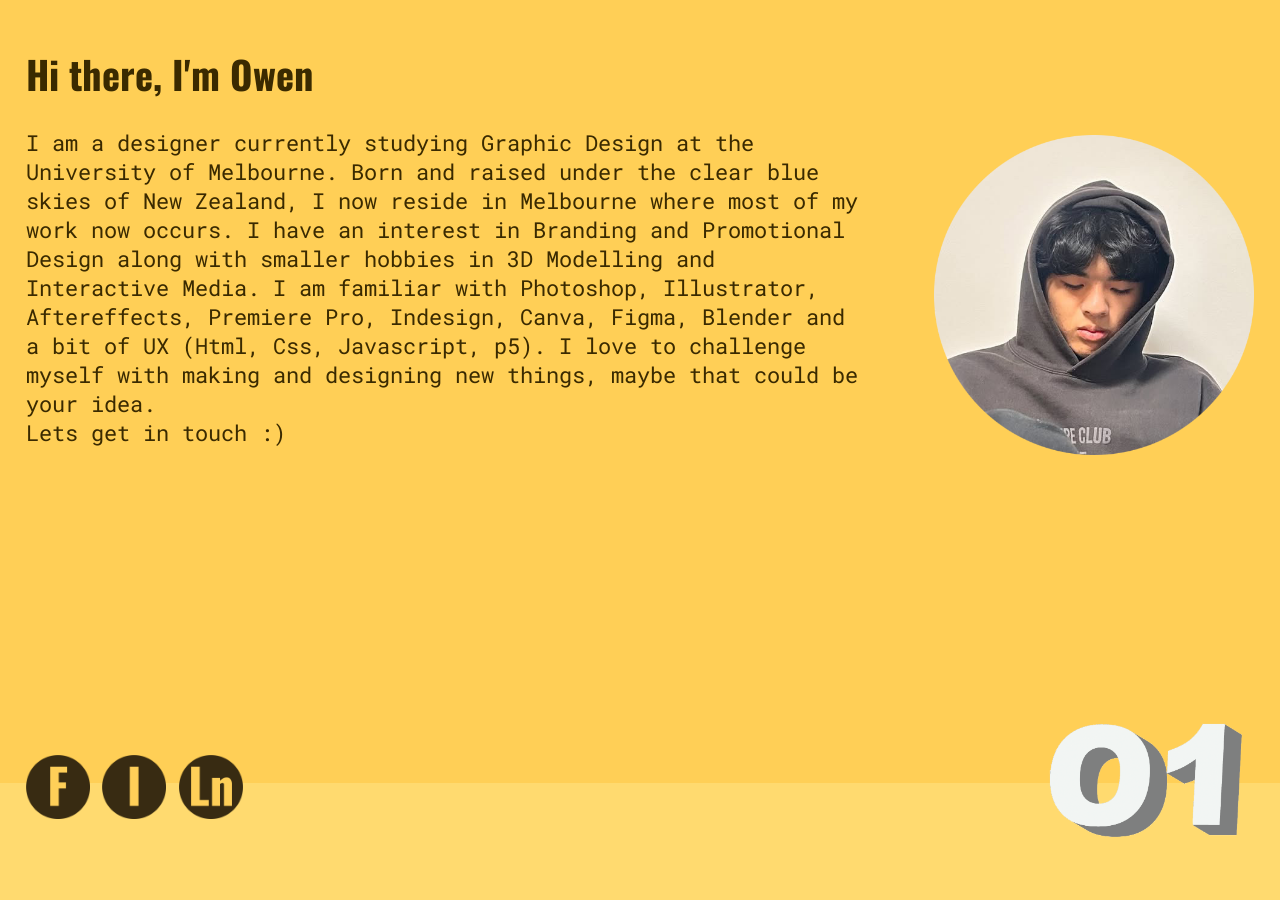
<file: about.html>
<!DOCTYPE html>
<html lang="en">
<head>
    <meta charset="UTF-8">
    <meta name="viewport" content="width=device-width, initial-scale=1.0">
    <title>About Me</title>
    <link rel="stylesheet" href="about.css">
    <link rel="preconnect" href="https://fonts.googleapis.com">
    <link rel="preconnect" href="https://fonts.gstatic.com" crossorigin>
    <link href="https://fonts.googleapis.com/css2?family=Oswald:wght@200..700&family=Roboto+Mono:ital,wght@0,100..700;1,100..700&display=swap" rel="stylesheet">
</head>
<body>
    <div id="text_container">
        <h1>Hi there, I'm Owen</h1>
        <p>I am a designer currently studying Graphic Design at the University of Melbourne. Born and raised under the clear blue skies of New Zealand, I now reside in Melbourne where most of my work now occurs. I have an interest in Branding and Promotional Design along with smaller hobbies in 3D Modelling and Interactive Media. I am familiar with Photoshop, Illustrator, Aftereffects, Premiere Pro, Indesign, Canva, Figma, Blender and a bit of UX (Html, Css, Javascript, p5). I love to challenge myself with making and designing new things, maybe that could be your idea.<br><a href="contact.html" id="contact">Lets get in touch :)</a></p>
    </div>
    <div id="image_container">
        <img id="avatar" src="library/pfp.png" alt="avatar icon">
    </div>
    <div id="bottom_container"></div>
    <a href="index.html"><img id="logo" src="library/logo.png" alt="logo icon"></a>
    <a href="https://www.facebook.com/owen.xu.1023/" target="_blank"><img id="facebook" src="library/sm-01.png" alt="facebook icon and link"></a>
    <a href="https://www.instagram.com/owendamowen/" target="_blank"><img id="instagram" src="library/sm-02.png" alt="instagram icon and link"></a>
    <a href="https://www.linkedin.com/in/owen-xu-029196227/" target="_blank"><img id="linkedin" src="library/sm-03.png" alt="linkedin icon and link"></a>
</body>
</html>
</file>
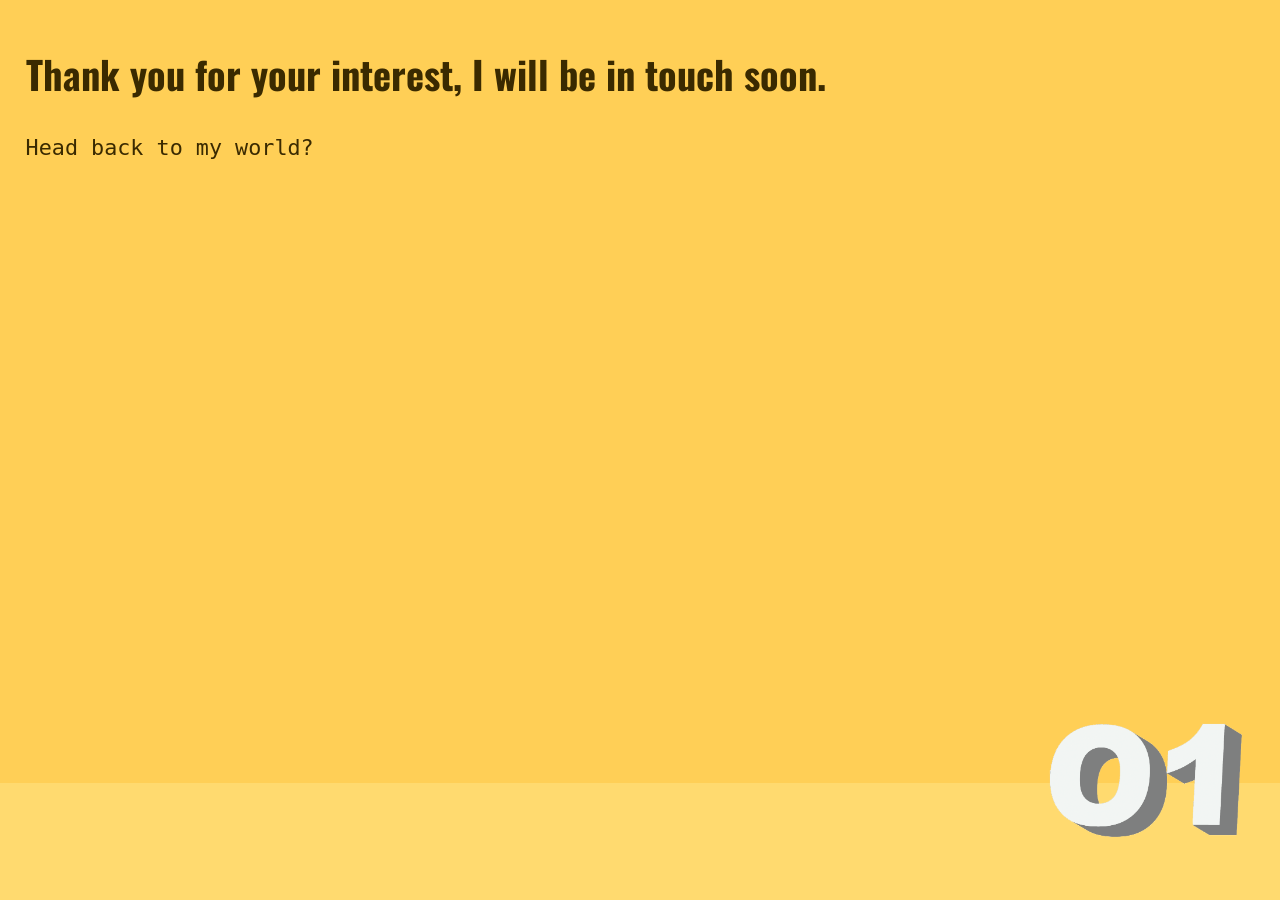
<file: confirm.html>
<!DOCTYPE html>
<html lang="en">
<head>
    <meta charset="UTF-8">
    <meta name="viewport" content="width=device-width, initial-scale=1.0">
    <title>Confirmation</title>
    <link rel="stylesheet" href="confirm.css">
    <link rel="preconnect" href="https://fonts.googleapis.com">
    <link rel="preconnect" href="https://fonts.gstatic.com" crossorigin>
    <link href="https://fonts.googleapis.com/css2?family=Oswald:wght@200..700&family=Roboto+Mono:ital,wght@0,100..700;1,100..700&display=swap" rel="stylesheet">
</head>
<body>
    <h1>Thank you for your interest, I will be in touch soon.</h1>

    <a href="index.html">Head back to my world?</a>
    <div id="bottom_container"></div>
    <a href="index.html"><img id="logo" src="library/logo.png" alt="logo icon"></a>
</body>
</html>
</file>
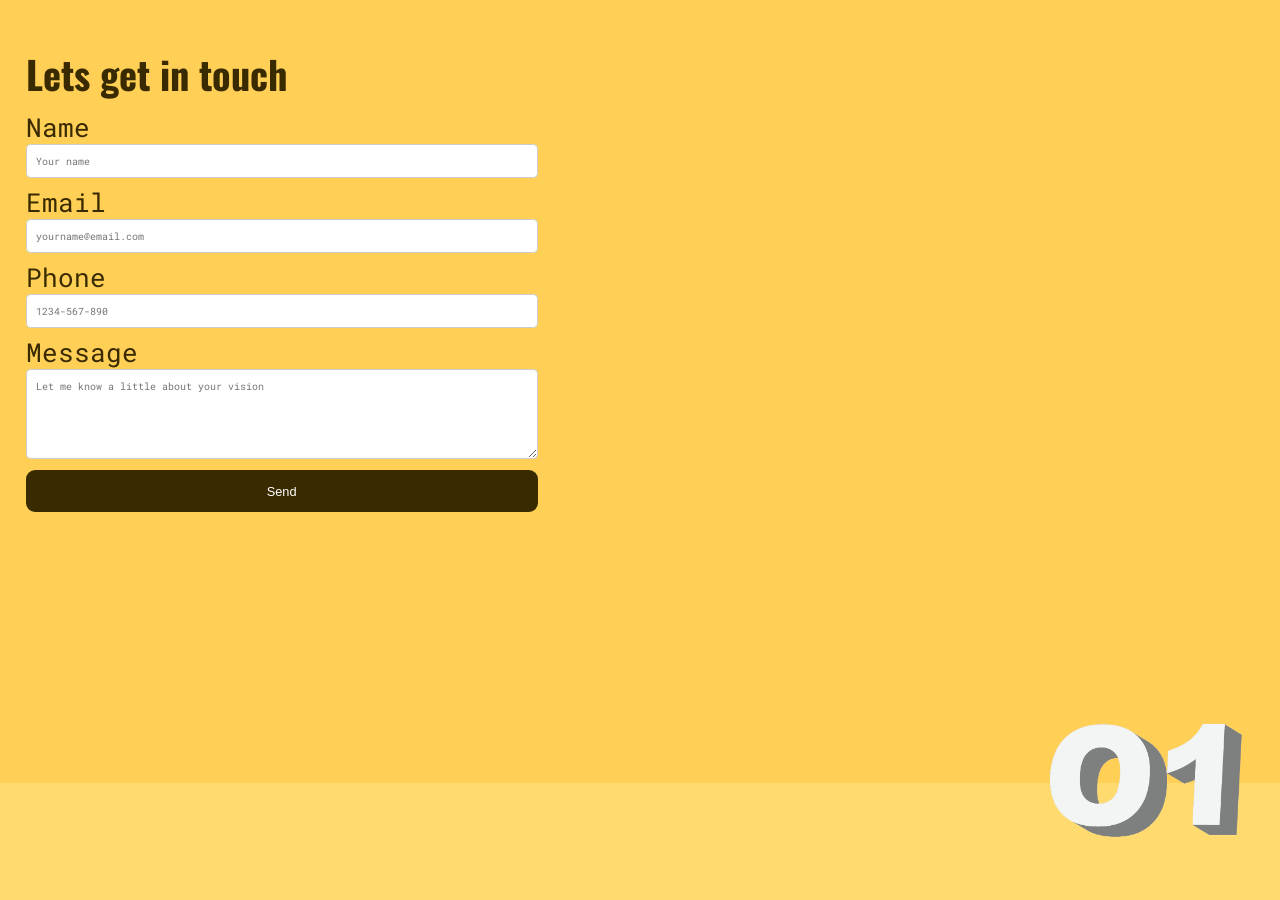
<file: contact.html>
<!DOCTYPE html>
<html lang="en">
<head>
    <meta charset="UTF-8">
    <meta name="viewport" content="width=device-width, initial-scale=1.0">
    <title>Contact</title>
    <link rel="stylesheet" href="contact.css">
    <link rel="preconnect" href="https://fonts.googleapis.com">
    <link rel="preconnect" href="https://fonts.gstatic.com" crossorigin>
    <link href="https://fonts.googleapis.com/css2?family=Oswald:wght@200..700&family=Roboto+Mono:ital,wght@0,100..700;1,100..700&display=swap" rel="stylesheet">
</head>
<body>
    <h1>Lets get in touch</h1>

    <form class="contact-form">
        <label for="name">Name</label>
        <input type="text" id="name" placeholder="Your name"><br>
        <label for="email">Email</label>
        <input type="email" id="email" placeholder="yourname@email.com"><br>
        <label for="phone">Phone</label>
        <input type="tel" id="phone" placeholder="1234-567-890"><br>
        <label for="message">Message</label>
        <textarea id="message" rows="5" placeholder="Let me know a little about your vision"></textarea><br>
        <button type="button" onclick="window.location.href='confirm.html'">Send</button>
    </form>



    <div id="bottom_container"></div>
    <a href="index.html"><img id="logo" src="library/logo.png" alt="logo icon"></a>
</body>
</html>
</file>
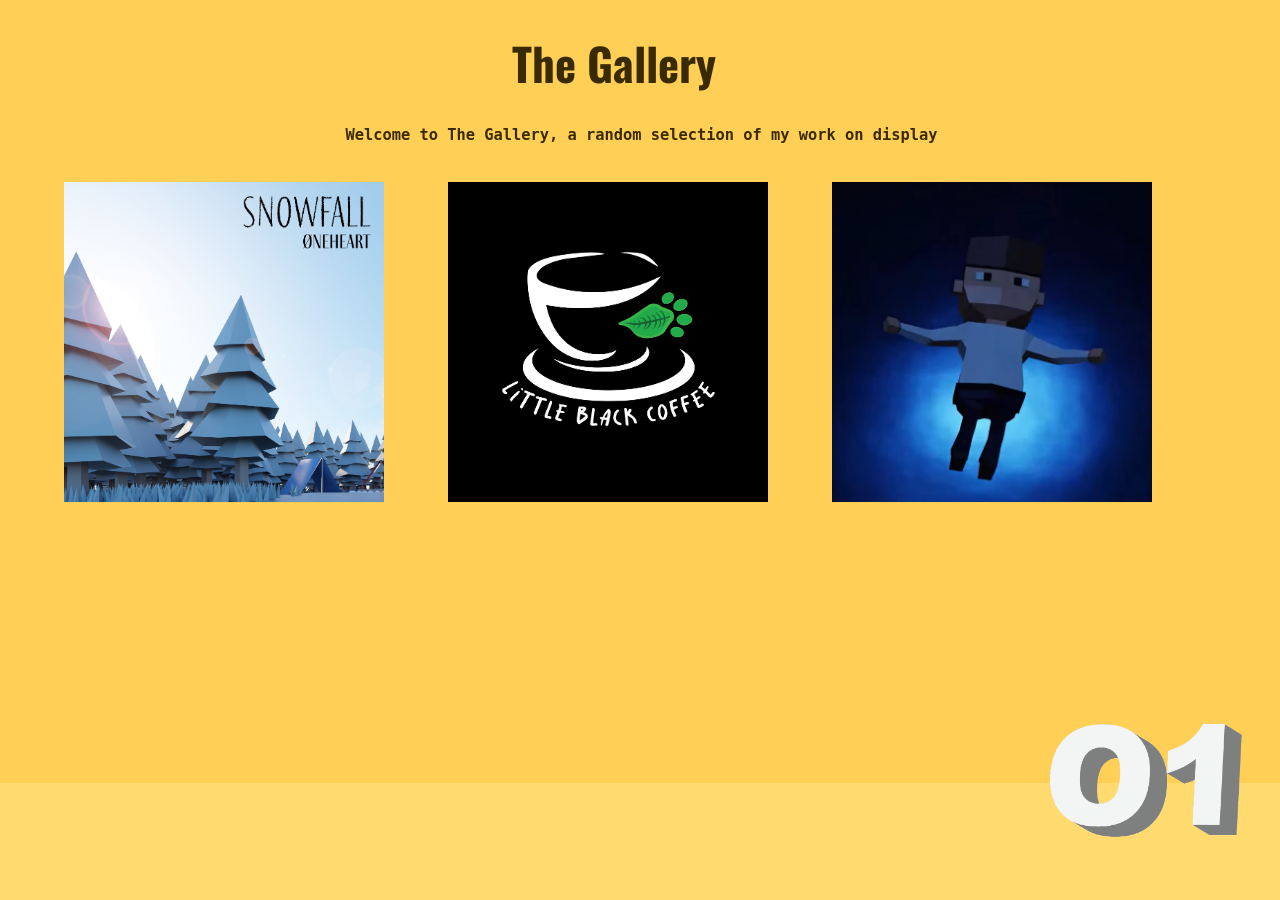
<file: gallery.html>
<!DOCTYPE html>
<html lang="en">
<head>
    <meta charset="UTF-8">
    <meta name="viewport" content="width=device-width, initial-scale=1.0">
    <title>Gallery</title>
    <link rel="stylesheet" href="gallery.css">
    <link rel="preconnect" href="https://fonts.googleapis.com">
    <link rel="preconnect" href="https://fonts.gstatic.com" crossorigin>
    <link href="https://fonts.googleapis.com/css2?family=Oswald:wght@200..700&family=Roboto+Mono:ital,wght@0,100..700;1,100..700&display=swap" rel="stylesheet">
</head>
<body>
    <h1>The Gallery</h1>
    <h2>Welcome to The Gallery, a random selection of my work on display</h2>
    
    <div id="gallery_grid">
        <div class="img_container">
            <a href="snowfall.html">
                <img src="projects/misc/snowfall/vinyl_front.jpg" alt="picture of my snowfall vinyl cover">
                <div class="caption">Snowfall Record Cover</div>
            </a>
        </div>

        <div class="img_container">
            <a href="lbc.html">
                <img src="projects/branding/lb/des_logo.png" alt="picture of my logo design for the little black coffee shop">
                <div class="caption">Little Black Coffee Logo Rebrand</div>
            </a>
        </div>

        <div class="img_container">
            <a href="isolation.html">
                <img src="projects/film/isolation/isolation.png" alt="still from my 3d film isolation">
                <div class="caption">Isolation Short Film</div>
            </a>
        </div>
    </div>

    <div id="bottom_container"></div>
    <a href="index.html"><img id="logo" src="library/logo.png" alt="logo icon"></a>
</body>
</html>
</file>
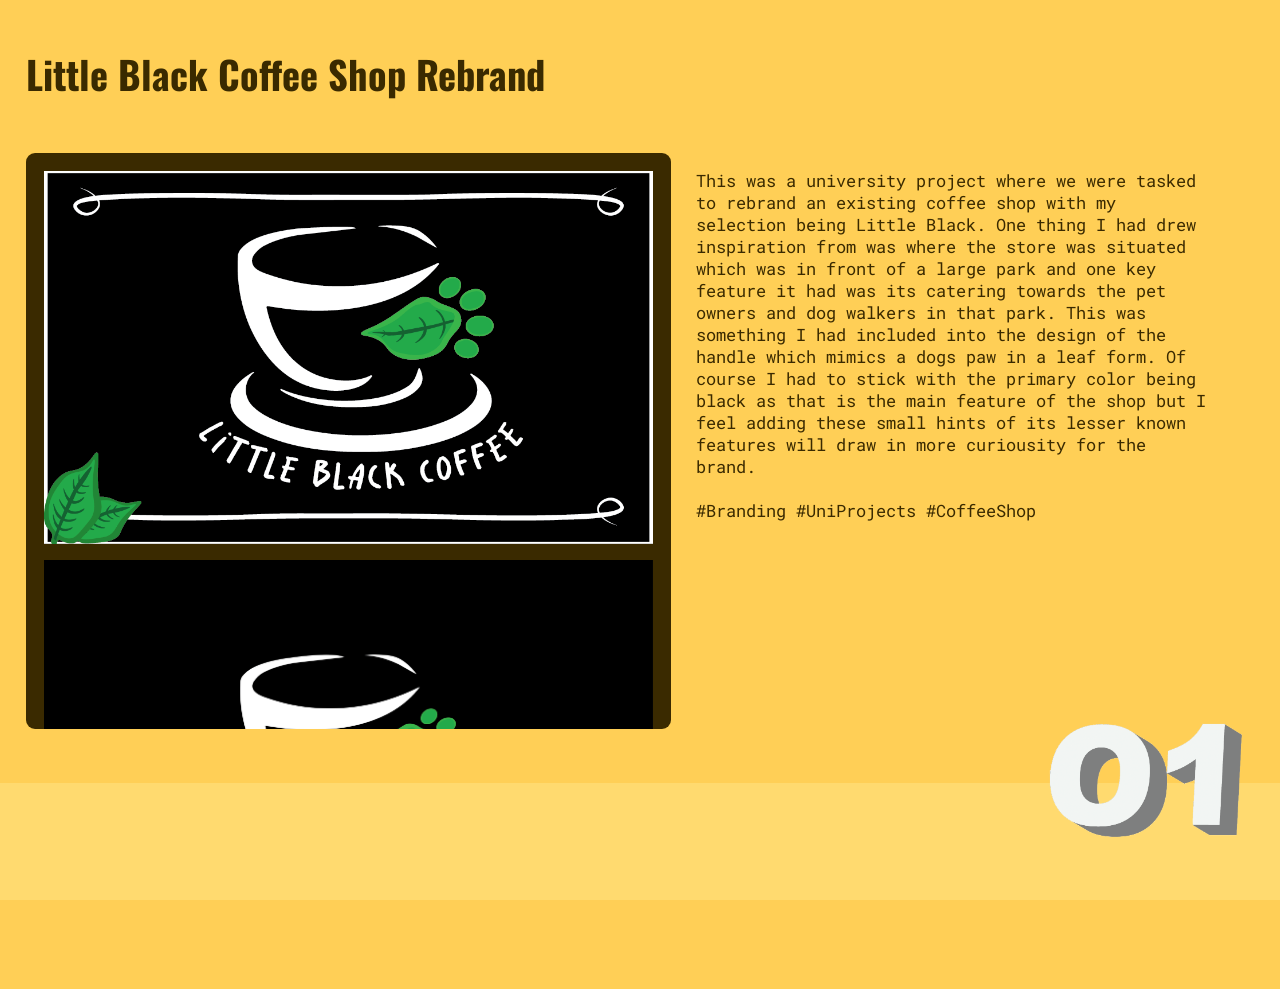
<file: lbc.html>
<!DOCTYPE html>
<html lang="en">
<head>
    <meta charset="UTF-8">
    <meta name="viewport" content="width=device-width, initial-scale=1.0">
    <title>Little Black Coffee</title>
    <link rel="stylesheet" href="lbc.css">
    <link rel="preconnect" href="https://fonts.googleapis.com">
    <link rel="preconnect" href="https://fonts.gstatic.com" crossorigin>
    <link href="https://fonts.googleapis.com/css2?family=Oswald:wght@200..700&family=Roboto+Mono:ital,wght@0,100..700;1,100..700&display=swap" rel="stylesheet">
    <script src="work.js" defer></script>
</head>
<body>
    <a href="work.html"><h1>Little Black Coffee Shop Rebrand</h1></a>
    <div class="project_container">

    <div class="img_gallery">
        <a href="projects/branding/lb/des_card.png" target="_blank">
            <img src="projects/branding/lb/des_card.png" alt="little black card design">
        </a>
        <a href="projects/branding/lb/des_logo.png" target="_blank">
            <img src="projects/branding/lb/des_logo.png" alt="little black logo design">
        </a>
        <a href="projects/branding/lb/des_menu.png" target="_blank">
            <img src="projects/branding/lb/des_menu.png" alt="little black menu design">
        </a>
        <a href="projects/branding/lb/loyalty_cardb.png" target="_blank">
            <img src="projects/branding/lb/loyalty_cardb.png" alt="little black loyalty card design back">
        </a>
        <a href="projects/branding/lb/loyalty_cardf.png" target="_blank">
            <img src="projects/branding/lb/loyalty_cardf.png" alt="little black loyalty card design front">
        </a>
        <a href="projects/branding/lb/mk_cup.png" target="_blank">
            <img src="projects/branding/lb/mk_cup.png" alt="cup mockup">
        </a>
        <a href="projects/branding/lb/mk_menu.png" target="_blank">
            <img src="projects/branding/lb/mk_menu.png" alt="menu mockup">
        </a>
        <a href="projects/branding/lb/mk_sign.png" target="_blank">
            <img src="projects/branding/lb/mk_sign.png" alt="signage mockup">
        </a>
        <a href="projects/branding/lb/mk_sign2.png" target="_blank">
            <img src="projects/branding/lb/mk_sign2.png" alt="signage mockup 2">
        </a>
        <a href="projects/branding/lb/mk_sign3.png" target="_blank">
            <img src="projects/branding/lb/mk_sign3.png" alt="signage mockup 3">
        </a>
    </div>

        <div class="description">
            <p>
                This was a university project where we were tasked to rebrand an existing coffee shop with my selection being Little Black. One thing I had drew inspiration from was where the store was situated which was in front of a large park and one key feature it had was its catering towards the pet owners and dog walkers in that park. This was something I had included into the design of the handle which mimics a dogs paw in a leaf form. Of course I had to stick with the primary color being black as that is the main feature of the shop but I feel adding these small hints of its lesser known features will draw in more curiousity for the brand. <br><br> #Branding #UniProjects #CoffeeShop
            </p>
        </div>
    </div>

    <div id="bottom_container"></div>
    <a href="index.html"><img id="logo" src="library/logo.png" alt="logo icon"></a>
</body>
</html>
</file>
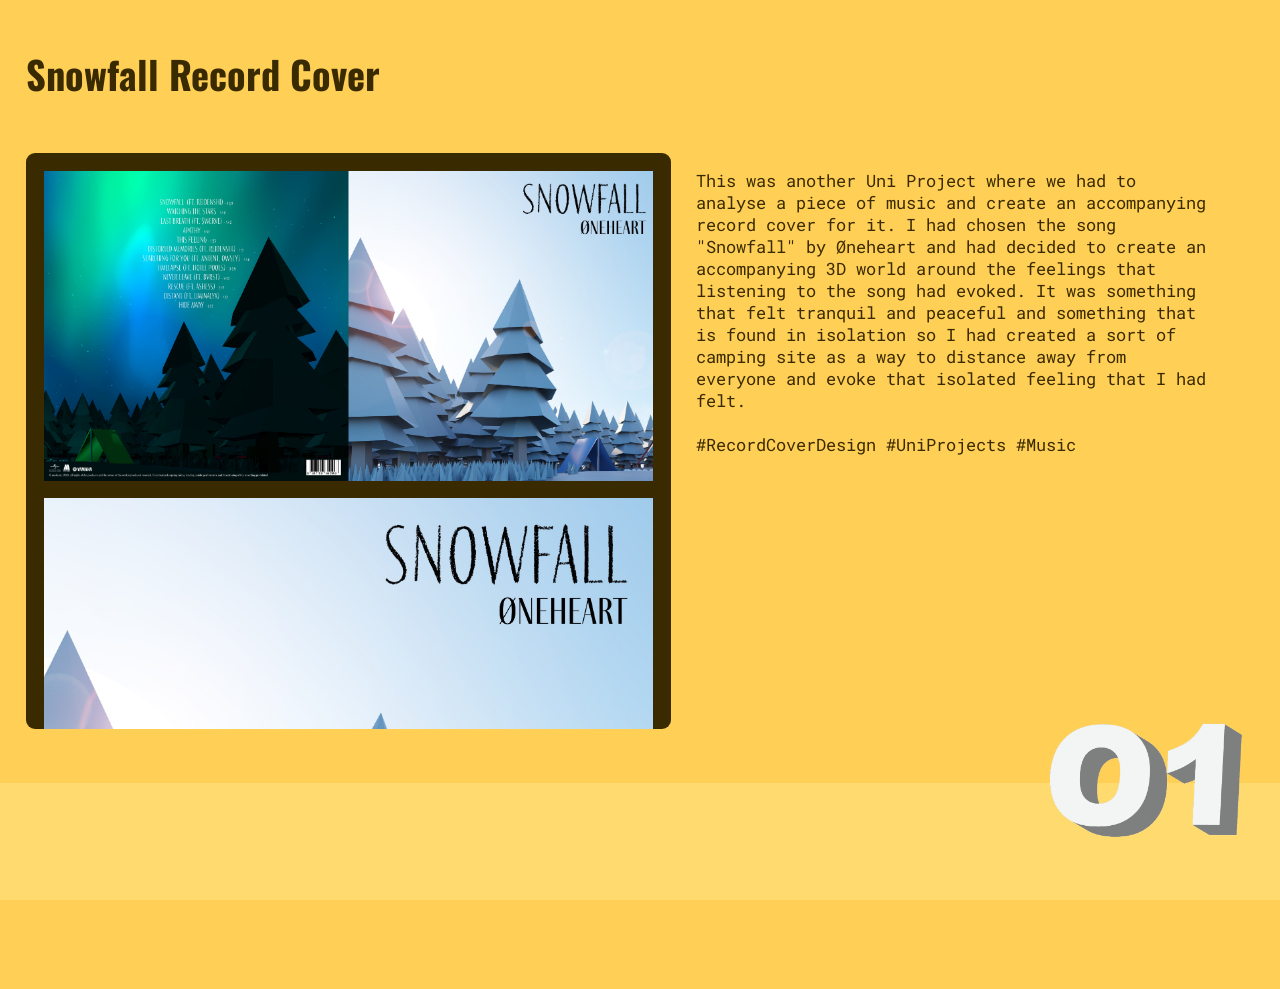
<file: snowfall.html>
<!DOCTYPE html>
<html lang="en">
<head>
    <meta charset="UTF-8">
    <meta name="viewport" content="width=device-width, initial-scale=1.0">
    <title>Snowfall</title>
    <link rel="stylesheet" href="lbc.css">
    <link rel="preconnect" href="https://fonts.googleapis.com">
    <link rel="preconnect" href="https://fonts.gstatic.com" crossorigin>
    <link href="https://fonts.googleapis.com/css2?family=Oswald:wght@200..700&family=Roboto+Mono:ital,wght@0,100..700;1,100..700&display=swap" rel="stylesheet">
    <script src="work.js" defer></script>
</head>
<body>
    <a href="work.html"><h1>Snowfall Record Cover</h1></a>
    <div class="project_container">

    <div class="img_gallery">
        <a href="projects/misc/snowfall/vinyl_cover.jpg" target="_blank">
            <img src="projects/misc/snowfall/vinyl_cover.jpg" alt="Snowfall Vinyl Cover Design">
        </a>
        <a href="projects/misc/snowfall/vinyl_front.jpg" target="_blank">
            <img src="projects/misc/snowfall/vinyl_front.jpg" alt="Snowfall Vinyl Cover Design Front">
        </a>
        <a href="projects/misc/snowfall/vinyl_back.jpg" target="_blank">
            <img src="projects/misc/snowfall/vinyl_back.jpg" alt="Snowfall Vinyl Cover Design Back">
        </a>
        <a href="projects/misc/snowfall/front_render.jpg" target="_blank">
            <img src="projects/misc/snowfall/front_render.jpg" alt="Snowfall Vinyl Font Cover 3D Render">
        </a>
        <a href="projects/misc/snowfall/back_render.jpg" target="_blank">
            <img src="projects/misc/snowfall/back_render.jpg" alt="Snowfall Vinyl Back Cover 3D Render">
        </a>
        <a href="projects/misc/snowfall/sp_mockup.png" target="_blank">
            <img src="projects/misc/snowfall/sp_mockup.png" alt="Snowfall Spotify Mockup">
        </a>
    </div>

        <div class="description">
            <p>
                This was another Uni Project where we had to analyse a piece of music and create an accompanying record cover for it. I had chosen the song "Snowfall" by Øneheart and had decided to create an accompanying 3D world around the feelings that listening to the song had evoked. It was something that felt tranquil and peaceful and something that is found in isolation so I had created a sort of camping site as a way to distance away from everyone and evoke that isolated feeling that I had felt.  <br><br> #RecordCoverDesign #UniProjects #Music
            </p>
        </div>
    </div>

    <div id="bottom_container"></div>
    <a href="index.html"><img id="logo" src="library/logo.png" alt="logo icon"></a>
</body>
</html>
</file>
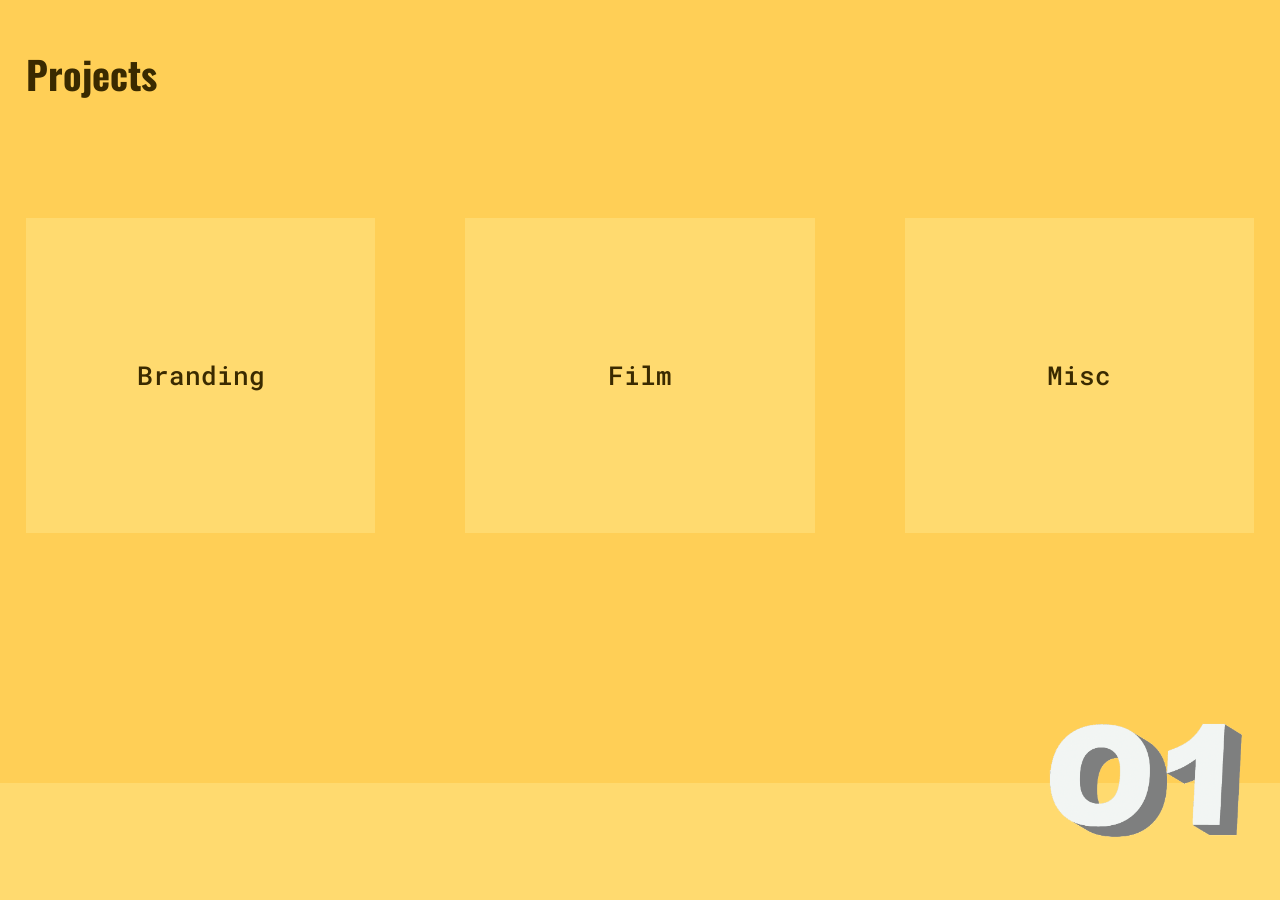
<file: work.html>
<!DOCTYPE html>
<html lang="en">
<head>
    <meta charset="UTF-8">
    <meta name="viewport" content="width=device-width, initial-scale=1.0">
    <title>Projects</title>
    <link rel="stylesheet" href="work.css">
    <link rel="preconnect" href="https://fonts.googleapis.com">
    <link rel="preconnect" href="https://fonts.gstatic.com" crossorigin>
    <link href="https://fonts.googleapis.com/css2?family=Oswald:wght@200..700&family=Roboto+Mono:ital,wght@0,100..700;1,100..700&display=swap" rel="stylesheet">
    <script src="work.js" defer></script>
</head>
<body>
    <h1>Projects</h1>
    <div class="selection_container">
    <div class="box" data-category="branding">Branding</div>
    <div class="box" data-category="film">Film</div>
    <div class="box" data-category="misc">Misc</div>
    </div>

    <div id="bottom_container"></div>
    <a href="index.html"><img id="logo" src="library/logo.png" alt="logo icon"></a>
</body>
</html>
</file>
<file: about.css>
body {
    background-color: #FFCF56;
    margin: 0;
}

#avatar {
    position: absolute;
    width: 25vw;
    height: auto;
    z-index: 10;
    right: 0;
    margin-right: 2vw;
    top: 0;
    margin-top: 15vh;
}

h1 {
    font-family: "Oswald", sans-serif;
    color: #3a2a00;
    font-size: 3vw;
    margin: 2vw;
    margin-top: 5vh;
}

p {
    font-family: "Roboto Mono", monospace;
    color:#3a2a00;
    font-size: 1.7vw;
    width: 65vw;
    margin: 2vw;
}

a  {
    text-decoration: none;
    color:#3a2a00;
    transition: 0.5s ease;
}

a:hover {
    color:#ffffff;
}

#contact:hover {
    font-size: 1.8vw;
}

#bottom_container {
    position: fixed;
    width: 100%;
    height: 13vh;
    bottom: 0;
    background-color: #ffda6f;
}

#logo {
    position: absolute;
    width: 15vw;
    height: auto;
    right: 0;
    bottom: 0;
    margin-bottom: 7vh;
    margin-right: 3vw;
    z-index: 10;
    transition: 0.5s ease;
}

#logo:hover {
    transform: scale(1.1);
}

#facebook {
    position: absolute;
    width: 5vw;
    height: auto;
    left: 0;
    bottom: 0;
    margin-bottom: 9vh;
    margin-left: 2vw;
    z-index: 10;
    transition: 0.5s ease;
}

#facebook:hover {
    transform: scale(1.05);
}

#instagram {
    position: absolute;
    width: 5vw;
    height: auto;
    left: 0;
    bottom: 0;
    margin-bottom: 9vh;
    margin-left: 8vw;
    z-index: 10;
    transition: 0.5s ease;
}

#instagram:hover {
    transform: scale(1.05);
}

#linkedin {
    position: absolute;
    width: 5vw;
    height: auto;
    left: 0;
    bottom: 0;
    margin-bottom: 9vh;
    margin-left: 14vw;
    z-index: 10;
    transition: 0.5s ease;
}

#linkedin:hover {
    transform: scale(1.05);
}
</file>
<file: confirm.css>
body {
    background-color: #FFCF56;
    margin: 0;
    font-family: "Roboto Mono", monospace;
    font-size: 2vw;
    color: #3a2a00;
}

h1 {
    font-family: "Oswald", sans-serif;
    font-size: 3vw;
    margin: 2vw;
    margin-top: 5vh;
}

a {
    font-family: "RobotoMono", monospace;
    font-size: 1.7vw;
    text-decoration: none;
    color: #3a2a00;
    margin: 2vw;
    transition: 0.5s ease;
}

a:hover {
    font-size: 1.8vw;
    color: white;
}

#bottom_container {
    position: fixed;
    width: 100%;
    height: 13vh;
    bottom: 0;
    background-color: #ffda6f;
}

#logo {
    position: absolute;
    width: 15vw;
    height: auto;
    right: 0;
    bottom: 0;
    margin-bottom: 7vh;
    margin-right: 3vw;
    z-index: 10;
    transition: 0.5s ease;
}

#logo:hover {
    transform: scale(1.1);
}
</file>
<file: contact.css>
body {
    background-color: #FFCF56;
    margin: 0;
    font-family: "Roboto Mono", monospace;
    font-size: 2vw;
    color: #3a2a00;
}

h1 {
    font-family: "Oswald", sans-serif;
    font-size: 3vw;
    margin: 2vw;
    margin-top: 5vh;
}

form {
    margin: 2vw;
}

#bottom_container {
    position: fixed;
    width: 100%;
    height: 13vh;
    bottom: 0;
    background-color: #ffda6f;
}

#logo {
    position: absolute;
    width: 15vw;
    height: auto;
    right: 0;
    bottom: 0;
    margin-bottom: 7vh;
    margin-right: 3vw;
    z-index: 10;
    transition: 0.5s ease;
}

#logo:hover {
    transform: scale(1.1);
}

.contact-form {
    width: 40vw;
    display: flex;
    flex-direction: column;
    gap: 0;
}

.contact-form label {
    margin-top: -2vh;
}

.contact-form input,
.contact-form textarea {
    padding: 1vh;
    border: 1px solid #ccc;
    border-radius: 0.5vh;
    font-size: 0.8vw;
    margin-bottom: -1vh;
    font-family: inherit;
}

.contact-form input:focus,
.contact-form textarea:focus {
    outline: none;
    border-color: black;
}

.contact-form button {
    padding: 1.5vh;
    background: #3a2a00;
    color: white;
    border: none;
    border-radius: 1vh;
    cursor: pointer;
    font-size: 1vw;
    margin-top: -1.5vh;
    transition: 0.5s ease;
}

.contact-form button:hover {
    background: #ffda6f;
    color:#3a2a00;
    font-size: 1.1vw;
}
</file>
<file: gallery.css>
body {
    background-color: #FFCF56;
    margin: 0;
    color: #3a2a00
}

h1 {
    font-family: "Oswald", sans-serif;
    font-size: 3.5vw;
    margin-left: 40vw;
}
h2 {
    font-family: "RobotoMono", monospace;
    font-size: 1.2vw;
    margin-left: 27vw;
}

#gallery_grid {
    display: flex;
    gap: 5vw;
    padding: 5vw;
    margin-top: -3vw;
}

.img_container {
    position: relative;
    width:25vw;
    height:25vw;
}

.img_container img{
    width:100%;
    height:100%;
    object-fit: cover;
    display: block;
}

.img_container .caption{
    font-family: "Roboto Mono", monospace;
    font-size: 2vw;
    position: absolute;
    background-color:#FFCF56;
    padding: 0.5vw;
    top: 0;
    left: 0;
    opacity: 0;
    width: 100%;
    height: 100%;
    color: #3a2a00;
    text-align: center;
    display: flex;
    justify-content: center;
    align-items: center;
    cursor: pointer;
    transition: 0.5s ease;
}

.img_container:hover .caption{
    opacity: 1;
}

#bottom_container {
    position: fixed;
    width: 100%;
    height: 13vh;
    bottom: 0;
    background-color: #ffda6f;
}

#logo {
    position: absolute;
    width: 15vw;
    height: auto;
    right: 0;
    bottom: 0;
    margin-bottom: 7vh;
    margin-right: 3vw;
    z-index: 10;
    transition: 0.5s ease;
}

#logo:hover {
    transform: scale(1.1);
}
</file>
<file: lbc.css>
body {
    background-color: #FFCF56;
    margin: 0;
    overflow: hidden;
}

h1 {
    font-family: "Oswald", sans-serif;
    color: #3a2a00;
    font-size: 3vw;
    margin: 2vw;
    margin-top: 5vh;
    transition: 0.5s ease;
}

a {
    text-decoration: none;
}

h1:hover {
    color: white;
}

.project_container {
    display: flex;
    gap: 2vw;
    padding: 2vw;
    height: 90vh;
    width: 100vw;
}

.img_gallery {
    background-color:#3a2a00;
    border-radius: 1vh;;
    flex: 1;
    display: flex;
    flex-direction: column;
    gap: 1vw;
    max-height: 60vh; 
    overflow-y: auto;
    padding: 2vh;
}

.img_gallery img {
    width: 100%;
    height: auto;
    object-fit: cover;
}

::-webkit-scrollbar {
    width: 1vw;
}

::-webkit-scrollbar-track {
    background-color:#ffda6f;
    border-radius: 1vh;
}

::-webkit-scrollbar-thumb {
    background-color:white ;
    border-radius: 1vh;
}

::-webkit-scrollbar-thumb:hover{
    cursor: pointer;
    background-color:#3a2a00;
}

.description {
    font-family: "Roboto Mono",monospace;
    font-size: 1.3vw;
    color:#3a2a00;
    flex: 1;
    display: flex;
    flex-direction: column;
    justify-content: flex-start;
}

.description p {
    max-width: 40vw;
}

#bottom_container {
    position: fixed;
    width: 100%;
    height: 13vh;
    bottom: 0;
    background-color: #ffda6f;
}

#logo {
    position: absolute;
    width: 15vw;
    height: auto;
    right: 0;
    bottom: 0;
    margin-bottom: 7vh;
    margin-right: 3vw;
    z-index: 10;
    transition: 0.5s ease;
}

#logo:hover {
    transform: scale(1.1);
}
</file>
<file: work.css>
body {
    background-color: #FFCF56;
    margin: 0;
}

h1 {
    font-family: "Oswald", sans-serif;
    color: #3a2a00;
    font-size: 3vw;
    margin: 2vw;
    margin-top: 5vh;
}

#bottom_container {
    position: fixed;
    width: 100%;
    height: 13vh;
    bottom: 0;
    background-color: #ffda6f;
}

.selection_container{ 
    display: flex;
    gap: 3vw;
    justify-content: center;
}

.box{
    flex:1;
    width: 15vw;
    height: 35vh;
    margin: 2vw;
    margin-top: 10vh;
    font-family: "Roboto Mono", monospace;
    font-weight: 500;
    color:#3a2a00;
    background-color: #ffda6f;
    display:flex;
    justify-content:center;
    align-items:center;
    font-size:2vw;
    cursor:pointer;
    transition:transform 0.4s, opacity 0.5s;
}

.box[data-type="return"]:hover{
    background-color: white;
    color:#FFCF56;
    transform: translateY(2vh);
}

.box:hover{
    font-size: 2.3vw;
    background-color: #3a2a00;
    color: white;
    transform: translateY(2vh);
}

.box.hide{
    transform: translateY(20vh);
    opacity: 0;
}

#logo {
    position: absolute;
    width: 15vw;
    height: auto;
    right: 0;
    bottom: 0;
    margin-bottom: 7vh;
    margin-right: 3vw;
    z-index: 10;
    transition: 0.5s ease;
}

#logo:hover {
    transform: scale(1.1);
}
</file>
